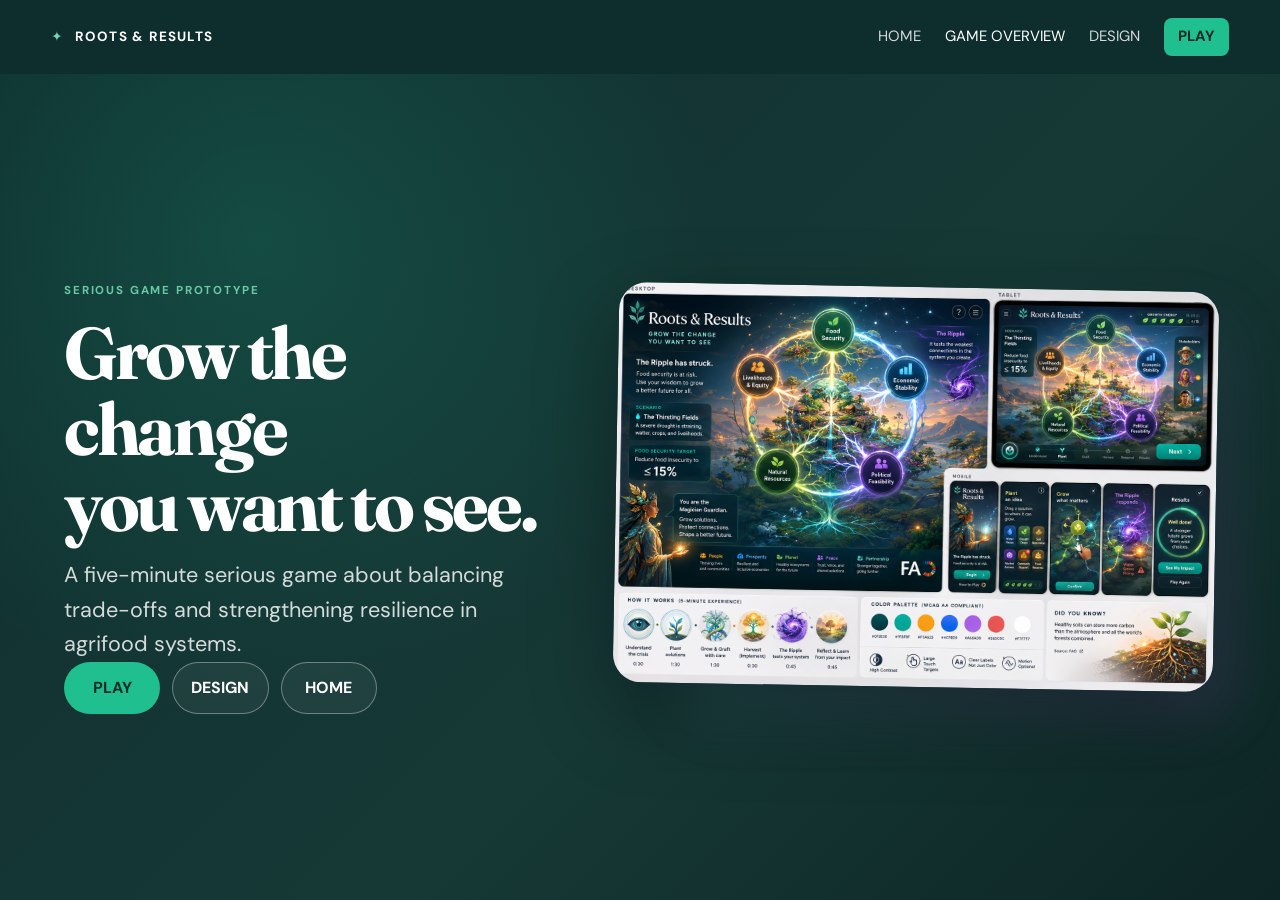
<file: index.html>
<!doctype html>
<html lang="en">
<head>
  <meta charset="utf-8">
  <meta name="viewport" content="width=device-width,initial-scale=1">
  <meta name="description" content="Roots & Results, a five-minute serious game prototype about systems thinking and agrifood policy.">
  <title>Roots & Results | Serious Game Prototype</title>
  <link rel="stylesheet" href="styles.css">
</head>
<body class="overview-page">
<a class="skip-link" href="#main">Skip to content</a>

<header class="site-header">
  <a class="brand" href="index.html" aria-label="Roots & Results home">
    <span class="brand-mark" aria-hidden="true">✦</span>
    <span>ROOTS &amp; RESULTS</span>
  </a>
  <button class="menu-toggle" aria-expanded="false" aria-controls="site-nav">Menu</button>
  <nav id="site-nav" class="site-nav" aria-label="Primary">
    <a href="https://lesleylearnification.github.io/Learnified-Games/">HOME</a>
    <a class="active" href="index.html">GAME OVERVIEW</a>
    <a href="design.html">DESIGN</a>
    <a class="nav-play" href="prototype/index.html">PLAY</a>
  </nav>
</header>

<main id="main">
  <section class="hero overview-hero">
    <div class="hero-copy">
      <p class="eyebrow">SERIOUS GAME PROTOTYPE</p>
      <h1>Grow the change<br>you want to see.</h1>
      <p class="lede">A five-minute serious game about balancing trade-offs and strengthening resilience in agrifood systems.</p>
      <div class="button-row">
        <a class="button button-primary" href="prototype/index.html">PLAY</a>
        <a class="button button-secondary" href="design.html">DESIGN</a>
        <a class="button button-secondary" href="https://lesleylearnification.github.io/Learnified-Games/">HOME</a>
      </div>

    </div>
    <div class="hero-art">
      <img src="assets/roots-results-concept.png" alt="Roots & Results concept board showing desktop, tablet and mobile game interfaces.">
    </div>
  </section>

</main>

<script src="script.js"></script>
</body>
</html>
</file>
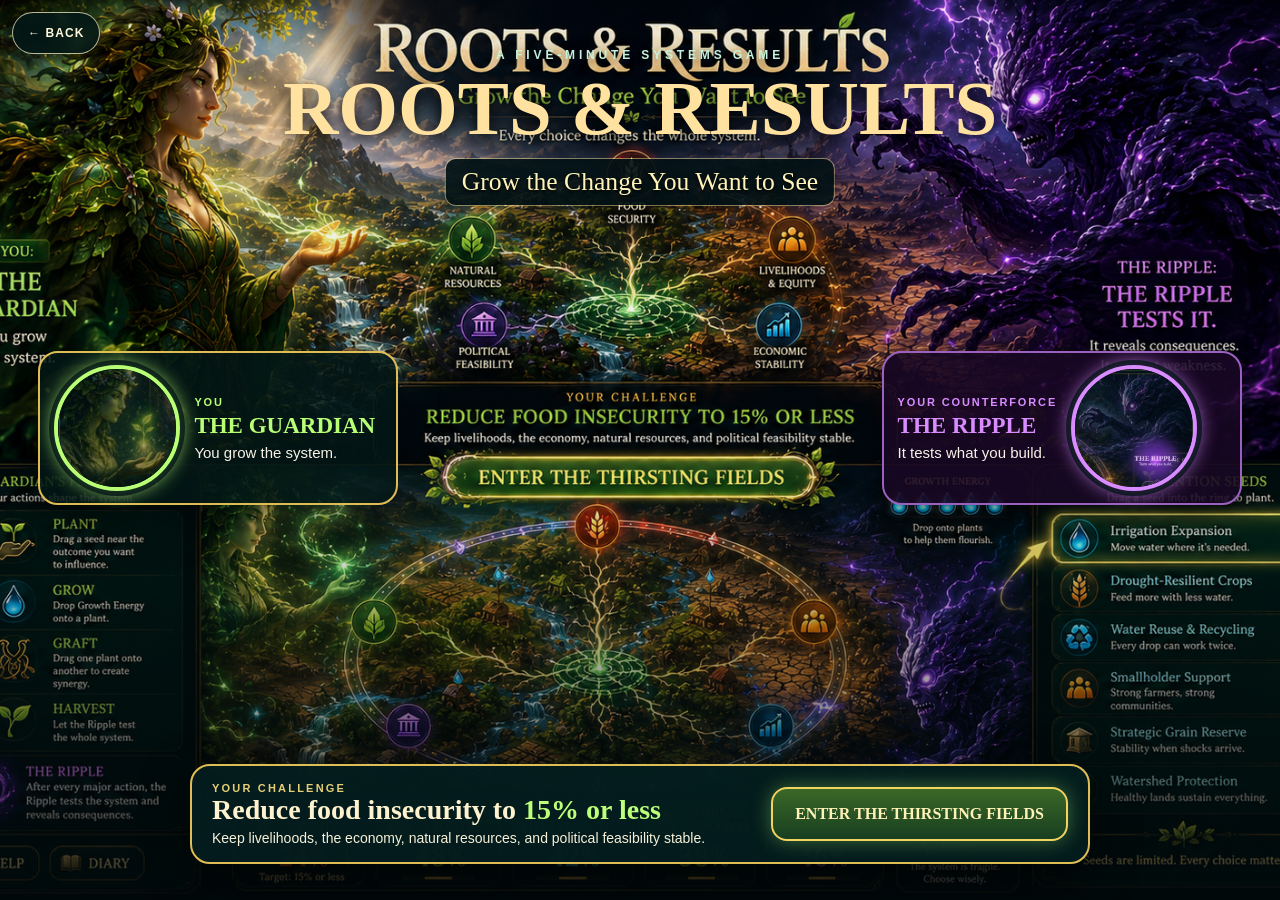
<file: prototype/index.html>
<!doctype html>
<html lang="en">
<head>
  <meta charset="utf-8">
  <meta name="viewport" content="width=device-width,initial-scale=1">
  <title>Roots & Results V18</title>
  <link rel="stylesheet" href="style.css">
</head>
<body>
  <a class="repo-back" href="../index.html" aria-label="Back to Roots &amp; Results repository">← BACK</a>
  <section id="intro" class="intro-screen">
    <img src="v6-cinematic-art.png" alt="" class="intro-bg">
    <div class="intro-overlay"></div>
    <div class="intro-title">
      <p>A FIVE-MINUTE SYSTEMS GAME</p>
      <h1>ROOTS &amp; RESULTS</h1>
      <h2>Grow the Change You Want to See</h2>
    </div>

    <div class="spirit-card guardian-card">
      <img src="guardian-reference.jpg" alt="The Guardian, a luminous botanical spirit">
      <div><small>YOU</small><strong>THE GUARDIAN</strong><span>You grow the system.</span></div>
    </div>

    <div class="spirit-card ripple-card">
      <div><small>YOUR COUNTERFORCE</small><strong>THE RIPPLE</strong><span>It tests what you build.</span></div>
      <img src="ripple-reference.jpg" alt="The Ripple, a purple celestial spirit">
    </div>

    <div class="intro-mission">
      <div>
        <small>YOUR CHALLENGE</small>
        <strong>Reduce food insecurity to <b>15% or less</b></strong>
        <span>Keep livelihoods, the economy, natural resources, and political feasibility stable.</span>
      </div>
      <button id="enterBtn" class="primary-cta">ENTER THE THIRSTING FIELDS</button>
    </div>
  </section>

  <section id="game" class="game-screen" hidden>
    <header class="game-header">
      <div class="brand"><b>ROOTS &amp; RESULTS</b><small>GROW THE CHANGE YOU WANT TO SEE</small></div>
      <h1>The Thirsting Fields</h1>
      <div class="top-metrics">
        <span>Food <b id="topFood">24%</b></span>
        <span>Equity <b id="topEquity">48%</b></span>
        <span>Economy <b id="topEcon">42%</b></span>
        <span>Nature <b id="topNature">38%</b></span>
        <span>Feasibility <b id="topSupport">46%</b></span>
      </div>
    </header>

    <main class="game-layout">
      <aside class="guide-panel">
        <h2>Guardian's Field Notes</h2>
        <ol>
          <li><b>PLANT</b><span>Drag a seed into the Living System.</span></li>
          <li><b>GROW</b><span>Drag Growth Energy onto a planted intervention.</span></li>
          <li><b>GRAFT</b><span>Drag one planted intervention onto another.</span></li>
          <li><b>HARVEST</b><span>Once all six are planted, test the whole system.</span></li>
        </ol>
        <div class="ripple-note"><b>THE RIPPLE</b><span>Every major choice reveals another consequence.</span></div>
        <div id="eventLog" class="event-log" aria-live="polite"></div>
      </aside>

      <section class="play-column">
        <div class="world-shell" id="worldShell">
          <img src="world-art.png" alt="" class="world-art">
          <div class="world-shade"></div>

          <div class="tutorial" id="tutorial"><b>THE GUARDIAN</b><span>The fields are thirsty. What will you grow first?</span></div>

          <div id="stage" class="stage" aria-label="Living System game board">
            <div class="metric food-node" data-metric="food"><b>FOOD</b><span id="foodNodeValue">24%</span><small>Insecurity</small></div>
            <div class="metric equity-node" data-metric="equity"><b>EQUITY</b><span id="equityNodeValue">48%</span><small>Livelihoods</small></div>
            <div class="metric econ-node" data-metric="econ"><b>ECONOMY</b><span id="econNodeValue">42%</span><small>Stability</small></div>
            <div class="metric nature-node" data-metric="nature"><b>NATURE</b><span id="natureNodeValue">38%</span><small>Resources</small></div>
            <div class="metric support-node" data-metric="support"><b>FEASIBILITY</b><span id="supportNodeValue">46%</span><small>Support</small></div>

            <svg id="connectionLayer" class="connection-layer" viewBox="0 0 1000 1000" aria-hidden="true"></svg>
            <div class="living-core">LIVING<br>SYSTEM</div>
            <div id="plantLayer" class="plant-layer"></div>
          </div>

          <div id="rippleBadge" class="ripple-badge"><b>THE RIPPLE</b><small>Tests what you build.</small></div>
        </div>

        <div class="action-zone" id="actionZone" aria-live="polite">
          <div id="progressAction" class="progress-action">
            <span>BUILD THE SYSTEM</span>
            <strong id="progressText">INTERVENTIONS 0/6</strong>
            <small>Plant all six interventions to unlock Harvest.</small>
          </div>
          <button id="harvestBtn" class="harvest-btn" type="button" hidden>
            <span>SYSTEM READY</span>
            <strong>HARVEST</strong>
            <small>Let the Ripple test your system</small>
          </button>
        </div>
      </section>

      <aside class="seed-panel">
        <h2>Intervention Seeds</h2>
        <p>What will you grow?</p>
        <div class="seed-area">
          <div id="seedList" class="seed-list"></div>
          <div class="energy-rail">
            <b>GROWTH<br>ENERGY</b>
            <div id="energyDrops"></div>
            <small>DRAG<br>TO GROW</small>
          </div>
        </div>
      </aside>
    </main>

    <footer class="game-footer">
      <div class="goal">GOAL <b>Food insecurity ≤ 15%</b><small>No supporting root may fall below 40.</small></div>
      <button id="resetBtn">RESET</button>
    </footer>
  </section>

  <section id="results" class="results-screen" hidden>
    <img src="results-cinematic.png" alt="" class="results-bg">
    <div class="results-overlay"></div>
    <div class="results-card">
      <p class="kicker">READ THE ROOTS</p>
      <h1 id="resultTitle">THE LIVING NETWORK</h1>
      <p id="resultSummary"></p>

      <div id="resultMetrics" class="result-metrics"></div>

      <section>
        <b>COMPARE YOUR CHOICES</b>
        <p id="compareText"></p>
      </section>
      <section>
        <b>TAKE ROOT</b>
        <p id="takeRootText"></p>
      </section>
      <section class="fao-section">
        <b>WHY THIS MATTERS</b>
        <p>Your choices changed more than one outcome at a time. Agrifood systems connect food security with livelihoods, economies, natural resources, and the ability to act. Strong policy looks for synergies while managing trade-offs.</p>
        <div class="four-betters"><span>BETTER PRODUCTION</span><span>BETTER NUTRITION</span><span>BETTER ENVIRONMENT</span><span>BETTER LIFE</span></div>
        <strong>LEAVING NO ONE BEHIND</strong>
      </section>
      <button id="replayBtn" class="primary-cta">GROW AGAIN</button>
    </div>
  </section>

  <div id="liveRegion" class="sr-only" aria-live="assertive"></div>
  <script src="game.js"></script>
</body>
</html>
</file>
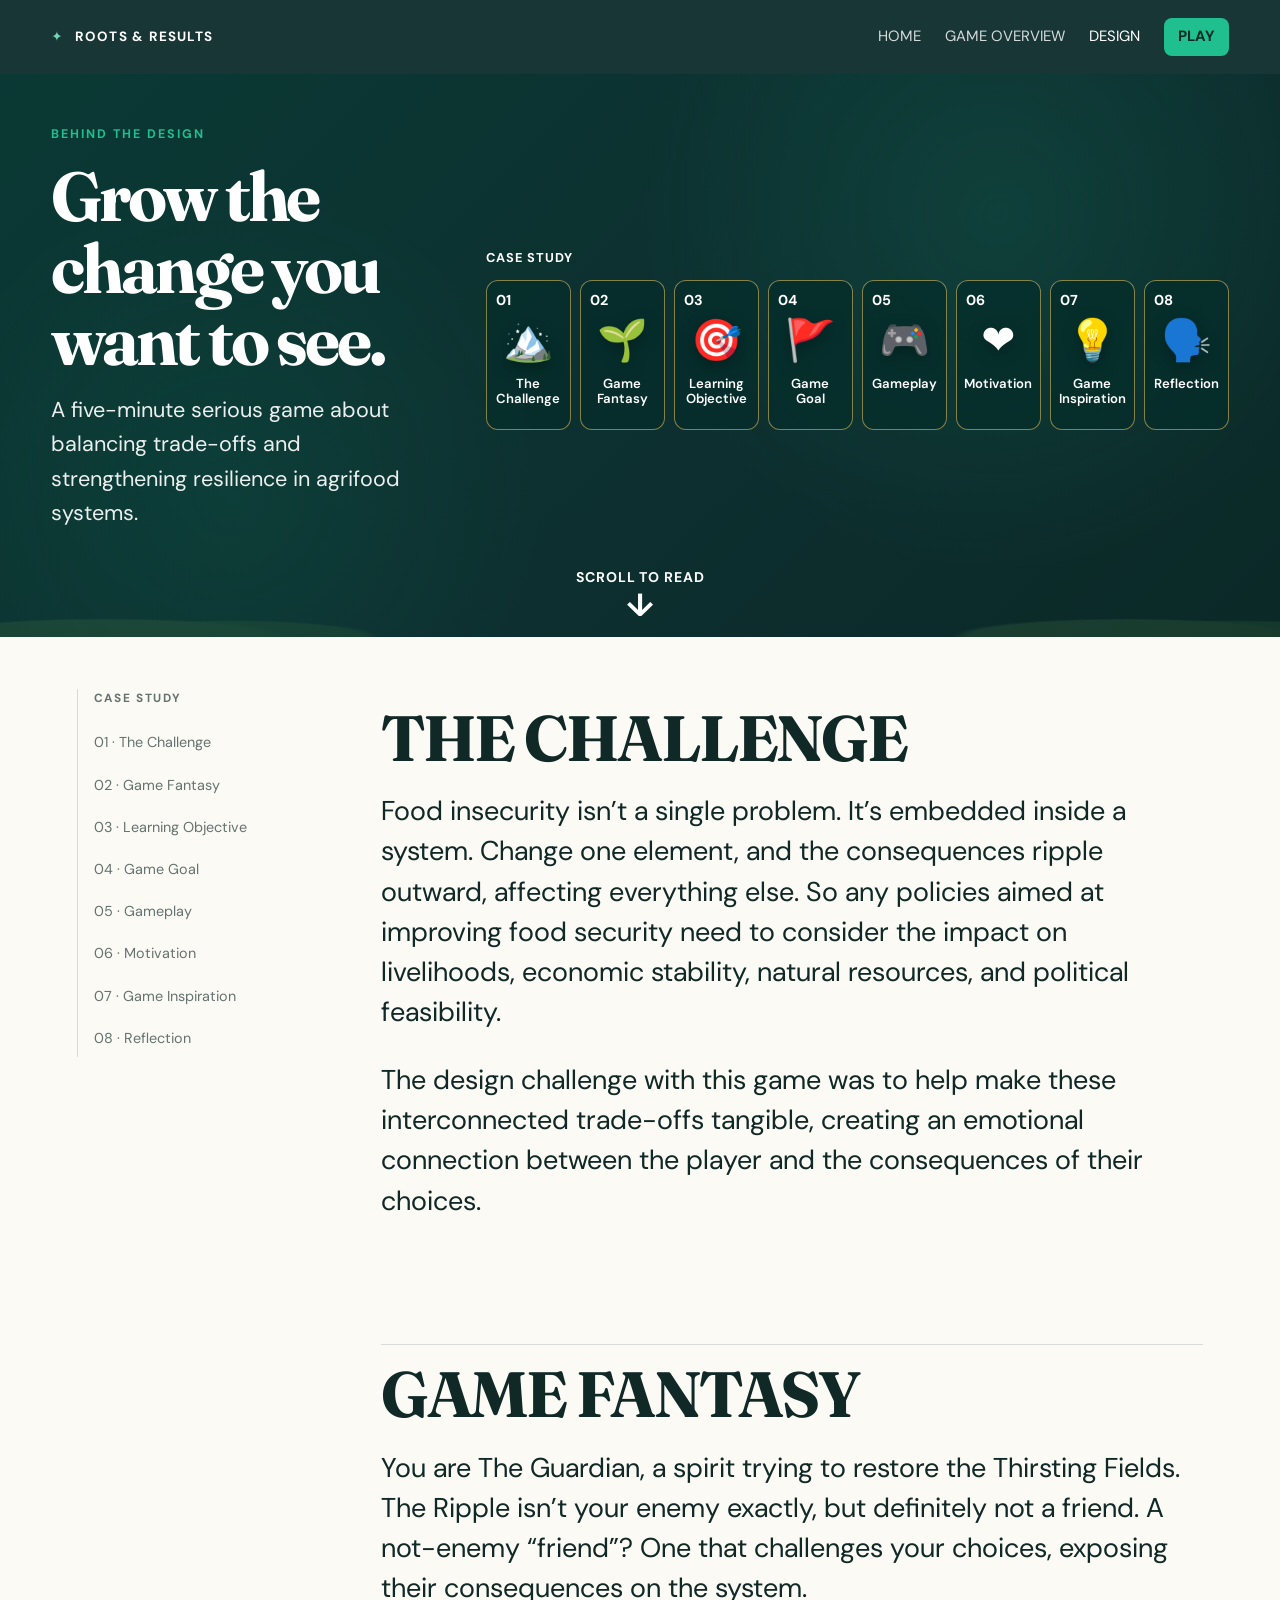
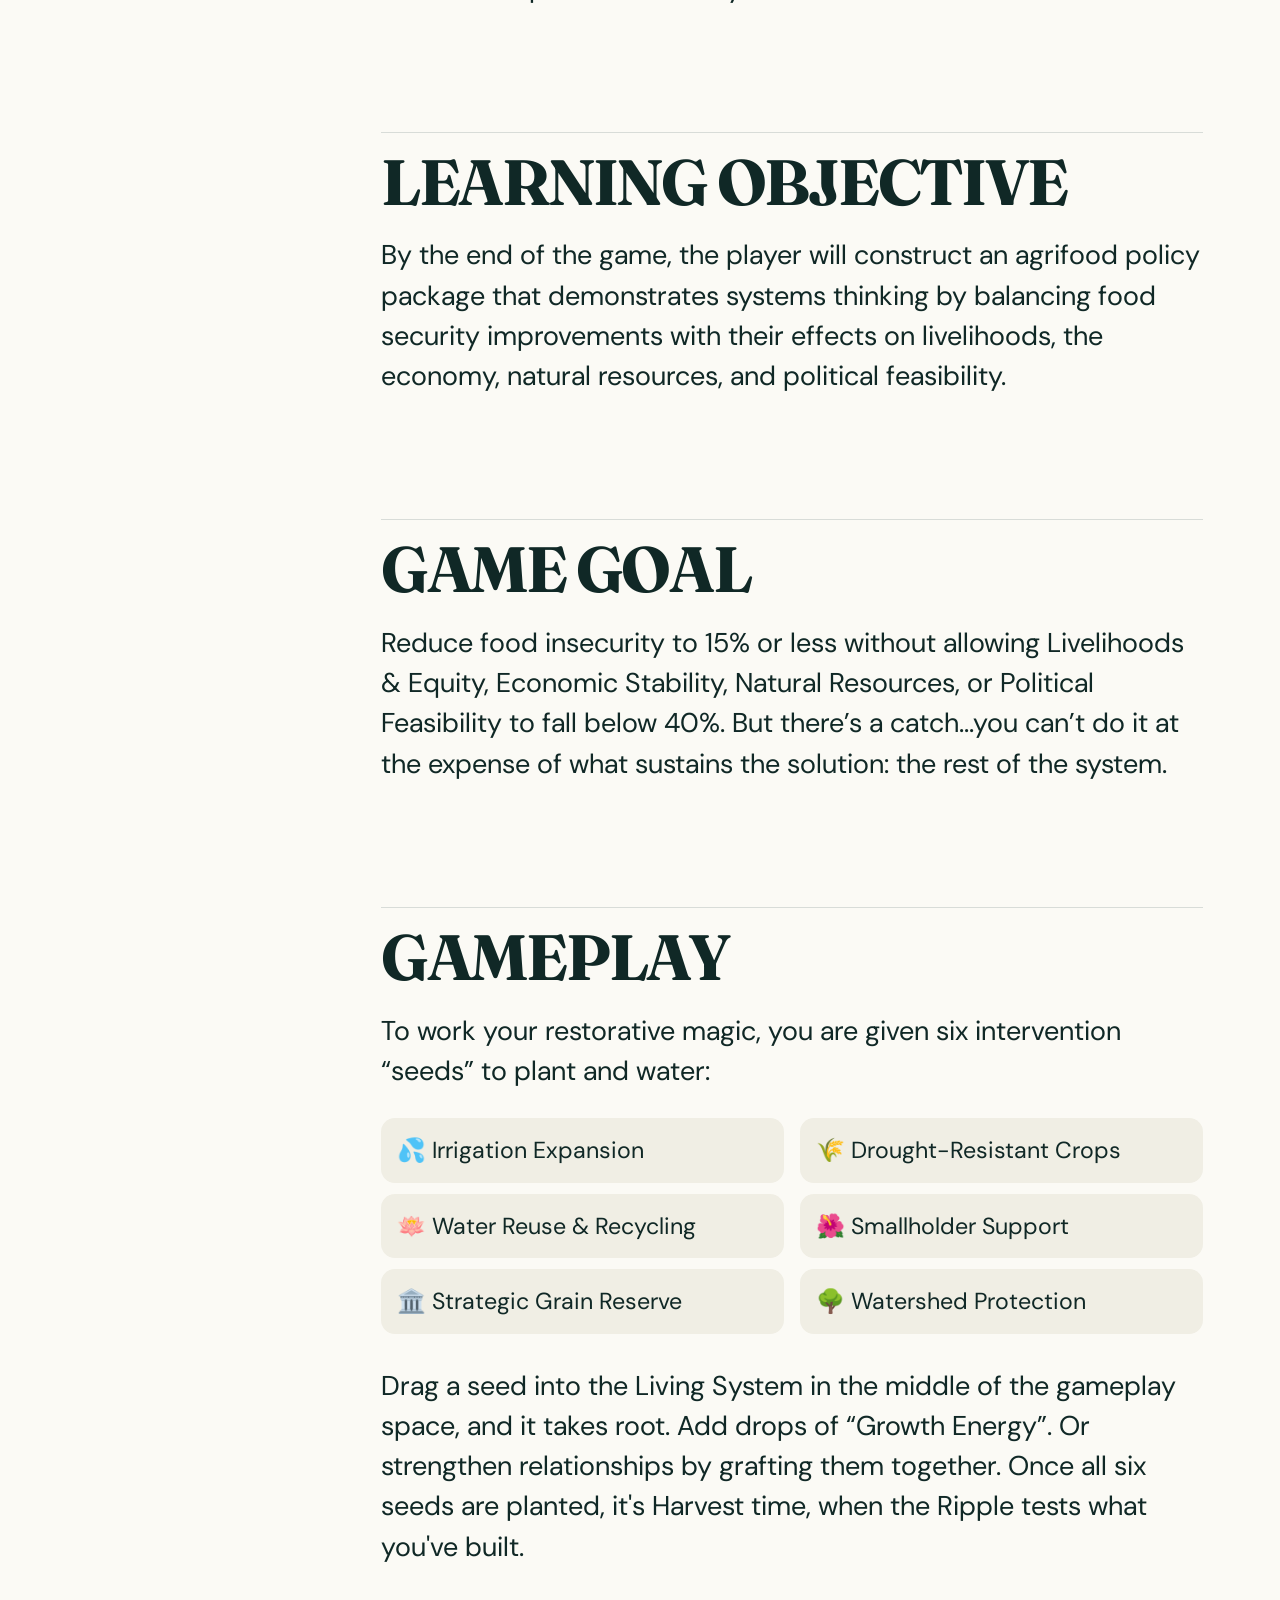
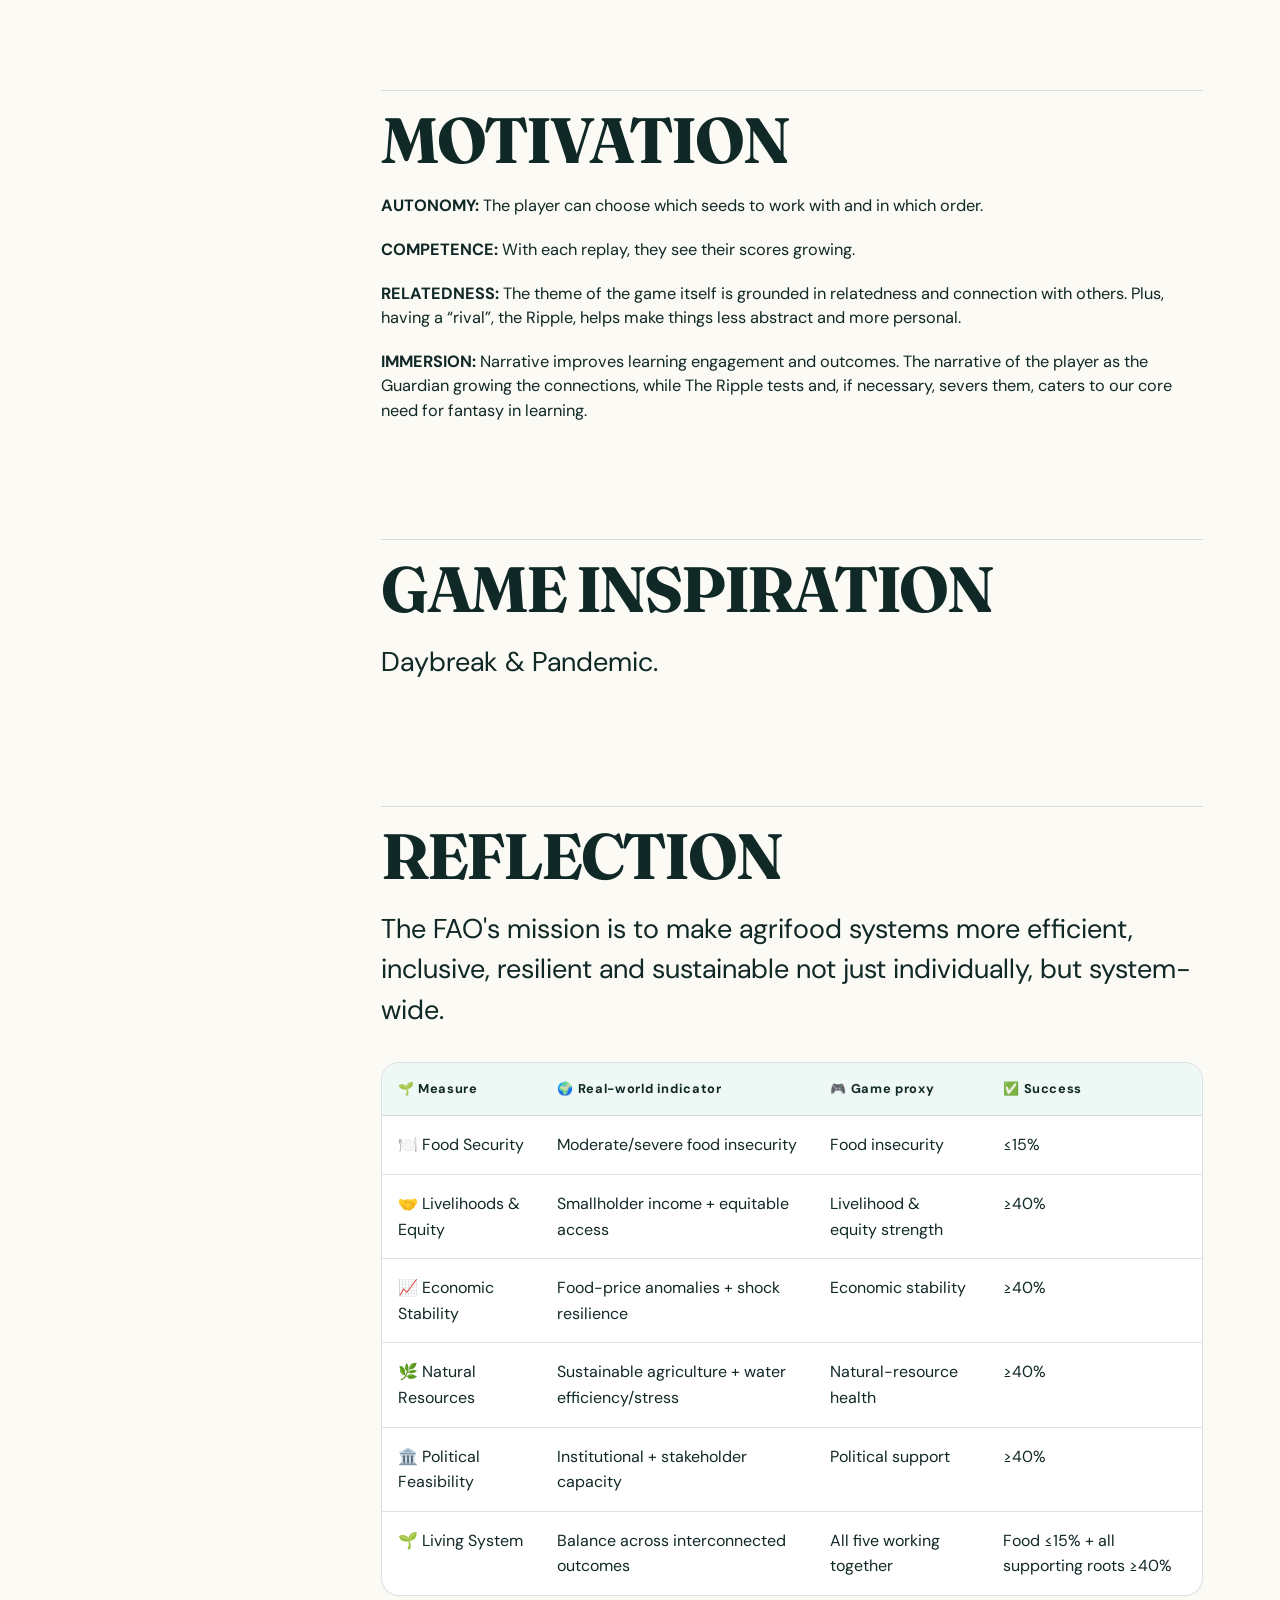
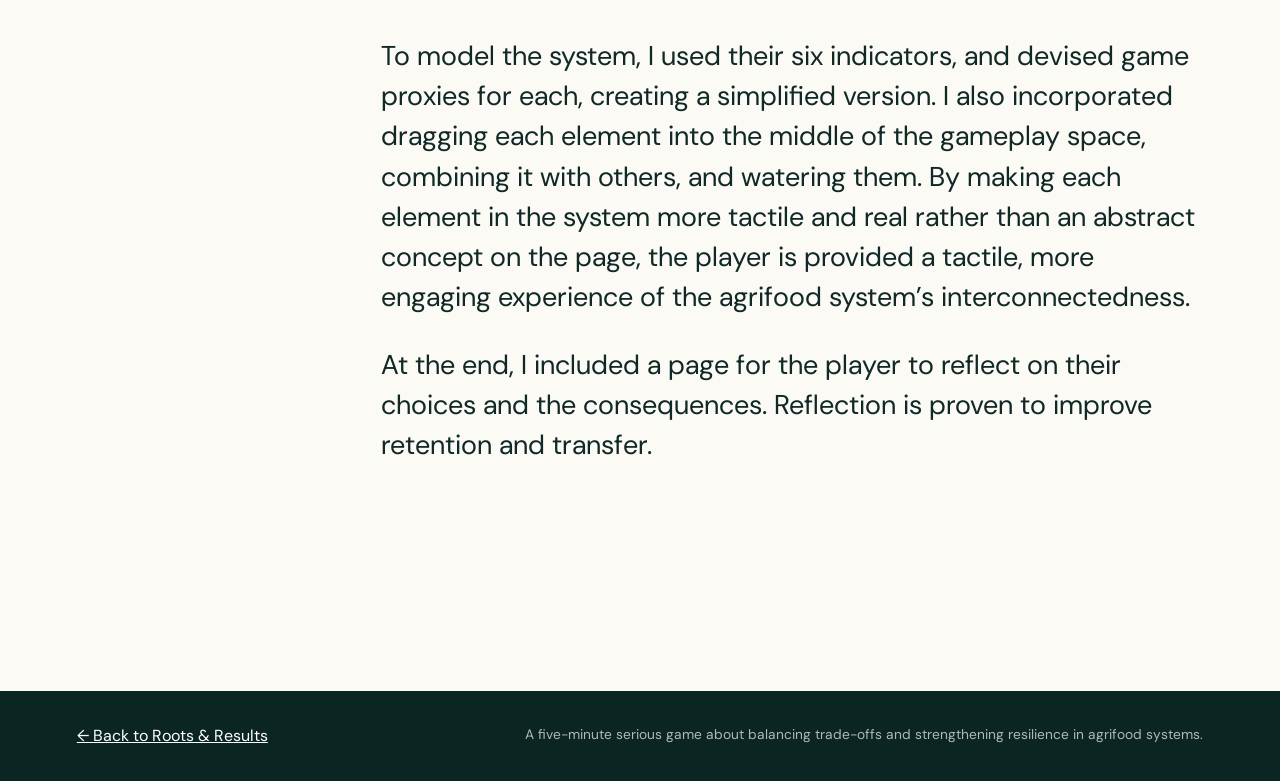
<file: design.html>
<!doctype html>
<html lang="en">
<head>
  <meta charset="utf-8">
  <meta name="viewport" content="width=device-width,initial-scale=1">
  <meta name="description" content="Behind the design of Roots & Results, a five-minute serious game about balancing trade-offs and strengthening resilience in agrifood systems.">
  <title>Behind the Design | Roots & Results</title>
  <link rel="stylesheet" href="styles.css">
</head>
<body>
<a class="skip-link" href="#main">Skip to content</a>
<header class="site-header">
  <a class="brand" href="index.html" aria-label="Roots & Results home"><span class="brand-mark" aria-hidden="true">✦</span><span>ROOTS &amp; RESULTS</span></a>
  <button class="menu-toggle" aria-expanded="false" aria-controls="site-nav">Menu</button>
  <nav id="site-nav" class="site-nav" aria-label="Primary">
    <a href="https://lesleylearnification.github.io/Learnified-Games/">HOME</a>
    <a href="index.html">GAME OVERVIEW</a><a class="active" href="design.html">DESIGN</a><a class="nav-play" href="prototype/index.html">PLAY</a>
  </nav>
</header>
<main id="main">
  <section class="design-landing-hero" aria-labelledby="design-title">
    <div class="design-hero-intro">
      <p class="eyebrow">BEHIND THE DESIGN</p>
      <h1 id="design-title">Grow the change you want to see.</h1>
      <p class="lede">A five-minute serious game about balancing trade-offs and strengthening resilience in agrifood systems.</p>
    </div>

    <nav class="design-case-menu" aria-label="Case study sections">
      <p class="card-label">CASE STUDY</p>
      <div class="design-case-cards">
        <a href="#challenge"><span class="case-number">01</span><span class="case-icon" aria-hidden="true">🏔️</span><span>The Challenge</span></a>
        <a href="#fantasy"><span class="case-number">02</span><span class="case-icon" aria-hidden="true">🌱</span><span>Game Fantasy</span></a>
        <a href="#objective"><span class="case-number">03</span><span class="case-icon" aria-hidden="true">🎯</span><span>Learning Objective</span></a>
        <a href="#goal"><span class="case-number">04</span><span class="case-icon" aria-hidden="true">🚩</span><span>Game Goal</span></a>
        <a href="#gameplay"><span class="case-number">05</span><span class="case-icon" aria-hidden="true">🎮</span><span>Gameplay</span></a>
        <a href="#motivation"><span class="case-number">06</span><span class="case-icon" aria-hidden="true">❤️</span><span>Motivation</span></a>
        <a href="#inspiration"><span class="case-number">07</span><span class="case-icon" aria-hidden="true">💡</span><span>Game Inspiration</span></a>
        <a href="#reflection"><span class="case-number">08</span><span class="case-icon" aria-hidden="true">🗣️</span><span>Reflection</span></a>
      </div>
    </nav>

    <a class="scroll-to-read" href="#challenge">SCROLL TO READ <span aria-hidden="true">↓</span></a>
  </section>

  <section class="section section-light">
    <div class="case-grid">
      <aside class="case-nav" aria-label="Case study sections">
        <p class="card-label">CASE STUDY</p>
        <a href="#challenge">01 · The Challenge</a>
        <a href="#fantasy">02 · Game Fantasy</a>
        <a href="#objective">03 · Learning Objective</a>
        <a href="#goal">04 · Game Goal</a>
        <a href="#gameplay">05 · Gameplay</a>
        <a href="#motivation">06 · Motivation</a>
        <a href="#inspiration">07 · Game Inspiration</a>
        <a href="#reflection">08 · Reflection</a>
      </aside>

      <div class="case-content">
        <section id="challenge" class="case-section">
          <h2>THE CHALLENGE</h2>
          <p class="big-copy">Food insecurity isn’t a single problem. It’s embedded inside a system. Change one element, and the consequences ripple outward, affecting everything else. So any policies aimed at improving food security need to consider the impact on livelihoods, economic stability, natural resources, and political feasibility.</p>
          <p class="big-copy">The design challenge with this game was to help make these interconnected trade-offs tangible, creating an emotional connection between the player and the consequences of their choices.</p>
        </section>

        <section id="fantasy" class="case-section">
          <h2>GAME FANTASY</h2>
          <p class="big-copy">You are The Guardian, a spirit trying to restore the Thirsting Fields. The Ripple isn’t your enemy exactly, but definitely not a friend. A not-enemy “friend”? One that challenges your choices, exposing their consequences on the system.</p>
        </section>

        <section id="objective" class="case-section">
          <h2>LEARNING OBJECTIVE</h2>
          <p class="big-copy">By the end of the game, the player will construct an agrifood policy package that demonstrates systems thinking by balancing food security improvements with their effects on livelihoods, the economy, natural resources, and political feasibility.</p>
        </section>

        <section id="goal" class="case-section">
          <h2>GAME GOAL</h2>
          <p class="big-copy">Reduce food insecurity to 15% or less without allowing Livelihoods &amp; Equity, Economic Stability, Natural Resources, or Political Feasibility to fall below 40%. But there’s a catch...you can’t do it at the expense of what sustains the solution: the rest of the system.</p>
        </section>

        <section id="gameplay" class="case-section">
          <h2>GAMEPLAY</h2>
          <p class="big-copy">To work your restorative magic, you are given six intervention “seeds” to plant and water:</p>
          <ul class="seed-list">
            <li>💦 Irrigation Expansion</li><li>🌾 Drought-Resistant Crops</li><li>🪷 Water Reuse &amp; Recycling</li><li>🌺 Smallholder Support</li><li>🏛️ Strategic Grain Reserve</li><li>🌳 Watershed Protection</li>
          </ul>
          <p class="big-copy">Drag a seed into the Living System in the middle of the gameplay space, and it takes root. Add drops of “Growth Energy”. Or strengthen relationships by grafting them together. Once all six seeds are planted, it's Harvest time, when the Ripple tests what you've built.</p>
        </section>

        <section id="motivation" class="case-section">
          <h2>MOTIVATION</h2>
          <div class="motivation-stack big-copy">
            <p><strong>AUTONOMY:</strong> The player can choose which seeds to work with and in which order.</p>
            <p><strong>COMPETENCE:</strong> With each replay, they see their scores growing.</p>
            <p><strong>RELATEDNESS:</strong> The theme of the game itself is grounded in relatedness and connection with others. Plus, having a “rival”, the Ripple, helps make things less abstract and more personal.</p>
            <p><strong>IMMERSION:</strong> Narrative improves learning engagement and outcomes. The narrative of the player as the Guardian growing the connections, while The Ripple tests and, if necessary, severs them, caters to our core need for fantasy in learning.</p>
          </div>
        </section>

        <section id="inspiration" class="case-section">
          <h2>GAME INSPIRATION</h2>
          <p class="big-copy">Daybreak &amp; Pandemic.</p>
        </section>

        <section id="reflection" class="case-section">
          <h2>REFLECTION</h2>
          <p class="big-copy">The FAO's mission is to make agrifood systems more efficient, inclusive, resilient and sustainable not just individually, but system-wide.</p>
          <div class="table-wrap" role="region" aria-label="Agrifood system indicators and game proxies" tabindex="0">
            <table class="reflection-table">
              <thead><tr><th>🌱 Measure</th><th>🌍 Real-world indicator</th><th>🎮 Game proxy</th><th>✅ Success</th></tr></thead>
              <tbody>
                <tr><td>🍽️ Food Security</td><td>Moderate/severe food insecurity</td><td>Food insecurity</td><td>≤15%</td></tr>
                <tr><td>🤝 Livelihoods &amp; Equity</td><td>Smallholder income + equitable access</td><td>Livelihood &amp; equity strength</td><td>≥40%</td></tr>
                <tr><td>📈 Economic Stability</td><td>Food-price anomalies + shock resilience</td><td>Economic stability</td><td>≥40%</td></tr>
                <tr><td>🌿 Natural Resources</td><td>Sustainable agriculture + water efficiency/stress</td><td>Natural-resource health</td><td>≥40%</td></tr>
                <tr><td>🏛️ Political Feasibility</td><td>Institutional + stakeholder capacity</td><td>Political support</td><td>≥40%</td></tr>
                <tr><td>🌱 Living System</td><td>Balance across interconnected outcomes</td><td>All five working together</td><td>Food ≤15% + all supporting roots ≥40%</td></tr>
              </tbody>
            </table>
          </div>
          <p class="big-copy">To model the system, I used their six indicators, and devised game proxies for each, creating a simplified version. I also incorporated dragging each element into the middle of the gameplay space, combining it with others, and watering them. By making each element in the system more tactile and real rather than an abstract concept on the page, the player is provided a tactile, more engaging experience of the agrifood system’s interconnectedness.</p>
          <p class="big-copy">At the end, I included a page for the player to reflect on their choices and the consequences. Reflection is proven to improve retention and transfer.</p>
        </section>
      </div>
    </div>
  </section>
</main>
<footer><a href="index.html">← Back to Roots &amp; Results</a><p>A five-minute serious game about balancing trade-offs and strengthening resilience in agrifood systems.</p></footer>
<script src="script.js"></script>
</body>
</html>
</file>
<file: styles.css>
@import url('https://fonts.googleapis.com/css2?family=DM+Sans:wght@400;500;600;700&family=Fraunces:opsz,wght@9..144,600;9..144,700&display=swap');

:root{
  --ink:#102826;
  --deep:#0f2e2e;
  --deep2:#173b38;
  --cream:#f4f1e7;
  --paper:#fbfaf5;
  --green:#1fbf8f;
  --green2:#74d7b2;
  --gold:#f5a623;
  --blue:#4c7bd9;
  --purple:#a66ad9;
  --teal:#2f9f9b;
  --muted:#64736f;
  --line:rgba(15,46,46,.15);
  --shadow:0 22px 60px rgba(12,38,36,.13);
  --radius:24px;
}

*{box-sizing:border-box}
html{scroll-behavior:smooth}
body{margin:0;background:var(--paper);color:var(--ink);font-family:"DM Sans",system-ui,sans-serif;line-height:1.6}
img{max-width:100%;display:block}
a{color:inherit}
h1,h2,h3,p{margin-top:0}
h1,h2{font-family:"Fraunces",Georgia,serif;line-height:1.04}
h1{font-size:clamp(3rem,7vw,6.6rem);letter-spacing:-.045em;margin-bottom:1.25rem}
h2{font-size:clamp(2.2rem,5vw,4rem);letter-spacing:-.035em;margin-bottom:1.25rem}
h3{line-height:1.2}
p{font-size:1.02rem}
.skip-link{position:absolute;left:-999px;top:auto}
.skip-link:focus{left:1rem;top:1rem;background:white;padding:.75rem 1rem;z-index:99}
.site-header{height:74px;display:flex;align-items:center;justify-content:space-between;padding:0 clamp(1rem,4vw,4rem);background:rgba(15,46,46,.96);color:white;position:sticky;top:0;z-index:50;backdrop-filter:blur(10px)}
.brand{display:flex;gap:.7rem;align-items:center;text-decoration:none;font-weight:700;letter-spacing:.09em;font-size:.84rem}
.brand-mark{color:var(--green2)}
.site-nav{display:flex;gap:1.5rem;align-items:center}
.site-nav a{text-decoration:none;color:rgba(255,255,255,.82);font-size:.93rem}
.site-nav a:hover,.site-nav .active{color:white}
.menu-toggle{display:none;background:transparent;color:white;border:1px solid rgba(255,255,255,.28);padding:.55rem .8rem;border-radius:999px}

.hero{min-height:calc(100vh - 74px);display:grid;grid-template-columns:minmax(0,.95fr) minmax(0,1.2fr);align-items:center;gap:clamp(2rem,6vw,6rem);padding:clamp(3rem,7vw,7rem) clamp(1.2rem,5vw,5rem);background:
radial-gradient(circle at 20% 20%,rgba(31,191,143,.18),transparent 38%),
linear-gradient(135deg,#0f2e2e,#163936 58%,#0d2524);color:white;overflow:hidden}
.hero-copy{max-width:720px}
.eyebrow{font-size:.78rem;letter-spacing:.16em;font-weight:700;color:var(--green);margin-bottom:1rem}
.hero .eyebrow,.section-dark .eyebrow,.design-hero .eyebrow{color:var(--green2)}
.lede{font-size:clamp(1.05rem,2vw,1.35rem);color:inherit;opacity:.82;max-width:720px}
.hero-art{position:relative}
.hero-art:before{content:"";position:absolute;inset:8% -3% -8% 10%;border-radius:40px;background:linear-gradient(135deg,rgba(31,191,143,.18),rgba(166,106,217,.18));filter:blur(25px)}
.hero-art img{position:relative;border-radius:28px;box-shadow:0 30px 80px rgba(0,0,0,.35);transform:rotate(1deg)}
.button-row{display:flex;gap:.8rem;flex-wrap:wrap;margin:2rem 0}
.button{display:inline-flex;align-items:center;justify-content:center;text-decoration:none;padding:.88rem 1.2rem;border-radius:999px;font-weight:700;min-height:48px}
.button-primary{background:var(--green);color:#092e27}
.button-secondary{border:1px solid rgba(255,255,255,.35);color:white;background:rgba(255,255,255,.05)}
.section-light .button-secondary{color:var(--ink);border-color:var(--line)}
.proof-strip{display:flex;gap:1rem;flex-wrap:wrap;font-size:.85rem;color:rgba(255,255,255,.72)}
.proof-strip span{padding:.4rem .7rem;border:1px solid rgba(255,255,255,.15);border-radius:999px}
.section{padding:clamp(4rem,8vw,8rem) clamp(1.2rem,6vw,6rem)}
.section-light{background:var(--paper)}
.section-dark{background:var(--deep);color:white}
.section-accent{background:#dff4eb}
.section-heading{max-width:820px;margin-bottom:3rem}
.two-col{display:grid;grid-template-columns:1.25fr .75fr;gap:clamp(2rem,6vw,6rem);align-items:start}
.big-copy{font-size:clamp(1.35rem,3vw,2rem);line-height:1.4}
.card{background:white;border:1px solid var(--line);padding:1.6rem;border-radius:var(--radius);box-shadow:var(--shadow)}
.card-label,.objective-card span{font-size:.74rem;letter-spacing:.14em;font-weight:700;color:var(--muted)}
.outcome-grid{display:grid;grid-template-columns:repeat(5,1fr);gap:1rem}
.outcome-grid article{border-top:1px solid rgba(255,255,255,.18);padding-top:1.4rem}
.outcome-grid p{font-size:.92rem;color:rgba(255,255,255,.7)}
.orb{display:inline-grid;place-items:center;width:44px;height:44px;border-radius:50%;font-weight:700;margin-bottom:1rem;color:#0d2a28}
.orb-green{background:#83e1b7}.orb-gold{background:#fac76d}.orb-blue{background:#9bb8f3}.orb-teal{background:#78d2ce}.orb-purple{background:#d2abe9}
.prototype-panel{display:grid;grid-template-columns:1fr 1fr;gap:clamp(2rem,6vw,6rem);align-items:center}
.prototype-stack{display:flex;flex-wrap:wrap;gap:.6rem;align-items:center;justify-content:center}
.prototype-stack span,.northstar-map span{background:white;padding:.75rem 1rem;border-radius:999px;box-shadow:0 8px 24px rgba(15,46,46,.08);font-weight:700;font-size:.9rem}
.prototype-stack b,.northstar-map i{font-style:normal;color:var(--green)}
.callout-section{text-align:center}
.centered{margin-inline:auto}
footer{padding:2rem clamp(1.2rem,6vw,6rem);background:#0b2523;color:rgba(255,255,255,.68);display:flex;justify-content:space-between;gap:1rem;flex-wrap:wrap}
footer p{font-size:.86rem;margin:0}
footer a{color:white}

/* Case study */
.design-hero{padding:clamp(5rem,10vw,10rem) clamp(1.2rem,6vw,6rem);background:
radial-gradient(circle at 75% 25%,rgba(166,106,217,.22),transparent 30%),
radial-gradient(circle at 25% 80%,rgba(31,191,143,.2),transparent 30%),
var(--deep);color:white}
.design-hero>div{max-width:1200px}
.design-hero h1{font-size:clamp(2.8rem,6vw,5.6rem);max-width:1100px}
.case-grid{display:grid;grid-template-columns:240px minmax(0,1fr);gap:clamp(2rem,5vw,5rem);max-width:1400px;margin:0 auto}
.case-nav{position:sticky;top:100px;align-self:start;display:flex;flex-direction:column;gap:.3rem;border-left:1px solid var(--line);padding-left:1rem}
.case-nav a{text-decoration:none;color:var(--muted);padding:.45rem 0;font-size:.9rem}
.case-nav a:hover{color:var(--ink)}
.case-content{min-width:0}
.case-section{padding:1rem 0 6rem;border-bottom:1px solid var(--line);scroll-margin-top:110px}
.case-section:last-child{border-bottom:0}
.objective-card{background:#eef8f4;border-left:5px solid var(--green);padding:1.4rem 1.5rem;border-radius:0 18px 18px 0;margin-top:2rem}
.objective-card p{font-size:1.18rem;margin:.7rem 0 0}
blockquote{margin:2rem 0;padding:1.5rem 0 1.5rem 1.5rem;border-left:4px solid var(--green);font-family:"Fraunces",serif;font-size:clamp(1.5rem,3vw,2.4rem);line-height:1.2}
.translation-flow{display:grid;gap:.45rem;max-width:760px}
.translation-flow article{display:flex;justify-content:space-between;gap:2rem;align-items:center;padding:1rem 1.2rem;background:white;border:1px solid var(--line);border-radius:16px}
.translation-flow small{font-weight:700;letter-spacing:.08em;color:var(--muted)}
.flow-arrow{text-align:center;font-size:1.5rem;color:var(--green)}
.loop-grid,.test-grid{display:grid;grid-template-columns:repeat(2,1fr);gap:1rem}
.loop-grid article,.test-grid article,.iteration-grid article{padding:1.4rem;border:1px solid var(--line);border-radius:20px;background:white}
.loop-grid span{color:var(--green);font-weight:700}
.loop-grid p,.test-grid p,.iteration-grid p{color:var(--muted);font-size:.95rem}
.iteration-grid{display:grid;grid-template-columns:repeat(3,1fr);gap:1rem}
.change-tag{display:inline-block;font-size:.72rem;letter-spacing:.12em;font-weight:700;color:#0c513f;background:#dff4eb;padding:.35rem .55rem;border-radius:999px;margin-bottom:1rem}
.question-stack{display:grid;gap:.6rem;margin-top:2rem}
.question-stack p{margin:0;padding:1rem 1.2rem;background:#f0eee4;border-radius:16px;font-weight:600}
.northstar{background:linear-gradient(180deg,transparent,#e7f7f1 80%);margin-inline:-2rem;padding-inline:2rem;border-radius:30px}
.northstar-map{display:flex;flex-wrap:wrap;gap:.5rem;align-items:center;margin-top:2rem}

@media (max-width:1050px){
  .hero{grid-template-columns:1fr;min-height:auto}
  .hero-art{max-width:900px}
  .outcome-grid{grid-template-columns:repeat(3,1fr)}
  .prototype-panel{grid-template-columns:1fr}
  .case-grid{grid-template-columns:1fr}
  .case-nav{position:static;display:grid;grid-template-columns:repeat(2,1fr);border-left:0;border-bottom:1px solid var(--line);padding:0 0 1.5rem}
  .case-nav .card-label{grid-column:1/-1}
}

@media (max-width:720px){
  .site-header{height:auto;min-height:68px;flex-wrap:wrap;padding-block:.8rem}
  .menu-toggle{display:block}
  .site-nav{display:none;flex-basis:100%;flex-direction:column;align-items:stretch;padding:1rem 0 .3rem;gap:.2rem}
  .site-nav.open{display:flex}
  .site-nav a{padding:.6rem 0}
  .hero{padding-top:3.2rem}
  .hero h1{font-size:clamp(3rem,16vw,4.8rem)}
  .two-col,.loop-grid,.test-grid,.iteration-grid{grid-template-columns:1fr}
  .outcome-grid{grid-template-columns:1fr 1fr}
  .translation-flow article{flex-direction:column;align-items:flex-start;gap:.25rem}
  .case-nav{grid-template-columns:1fr}
  .northstar{margin-inline:-.5rem;padding-inline:1rem}
  footer{flex-direction:column}
}

@media (max-width:440px){
  .outcome-grid{grid-template-columns:1fr}
  .button-row{flex-direction:column}
  .button{width:100%}
  .hero-art img{border-radius:18px}
}

/* V1.1 overview simplification */
.overview-page{background:var(--deep);overflow-x:hidden}
.overview-page main{min-height:calc(100vh - 74px)}
.overview-hero{
  min-height:calc(100vh - 74px);
  padding-top:clamp(2rem,5vh,4rem);
  padding-bottom:clamp(2rem,5vh,4rem);
}
@media (min-width:1051px){
  .overview-page{overflow-y:hidden}
  .overview-hero{height:calc(100vh - 74px);min-height:0}
}
@media (max-width:1050px){
  .overview-hero{min-height:calc(100vh - 74px)}
}


/* V1.2 Behind the Design landing */
.design-landing-hero{min-height:calc(100vh - 74px);}
.design-landing-hero h1{font-size:clamp(2.4rem,4.8vw,4.9rem);max-width:900px;}
@media (max-width:1050px){.design-landing-hero{min-height:auto;}}

/* V1.4 approved case study */
.case-section h2{font-size:clamp(2.2rem,5vw,4rem)}
.case-section .big-copy{font-size:clamp(1.2rem,2.2vw,1.7rem);line-height:1.48}
.seed-list{list-style:none;padding:0;margin:1.25rem 0 2rem;display:grid;grid-template-columns:repeat(2,minmax(0,1fr));gap:.7rem 1rem;font-size:clamp(1.15rem,2vw,1.45rem)}
.seed-list li{padding:.85rem 1rem;background:#f0eee4;border-radius:14px}
.motivation-stack p{margin-bottom:1.25rem}
.table-wrap{overflow-x:auto;margin:2rem 0 2.5rem;border:1px solid var(--line);border-radius:18px;background:white}
.reflection-table{width:100%;border-collapse:collapse;min-width:760px}
.reflection-table th,.reflection-table td{text-align:left;vertical-align:top;padding:1rem;border-bottom:1px solid var(--line)}
.reflection-table th{font-size:.8rem;letter-spacing:.05em;background:#eef8f4}
.reflection-table tr:last-child td{border-bottom:0}
@media(max-width:720px){.seed-list{grid-template-columns:1fr}}


/* V1.7 portfolio navigation + streamlined overview */
.overview-page .eyebrow{font-size:.72rem;opacity:.9}
.overview-page .button-row{flex-wrap:nowrap;gap:.75rem}
.overview-page .button{min-width:96px;padding:.78rem 1.15rem}
.site-nav .nav-play{padding:.45rem .9rem;border-radius:8px;background:var(--green);color:#082a24;font-weight:700}
@media (max-width:440px){.overview-page .button-row{flex-direction:row}.overview-page .button{width:auto;flex:1;min-width:82px;padding-inline:.7rem}}

/* V1.8 DESIGN PAGE: menu above the fold, accessible scroll cue, approved content below unchanged */
.design-landing-hero{
  position:relative;
  display:grid;
  grid-template-columns:minmax(300px,.8fr) minmax(640px,1.55fr);
  gap:clamp(2rem,4vw,4.5rem);
  align-items:center;
  min-height:390px;
  padding:clamp(2.2rem,4vw,3.8rem) clamp(1.2rem,4vw,4rem) 5.3rem;
  background:
    radial-gradient(circle at 78% 25%,rgba(31,191,143,.12),transparent 33%),
    radial-gradient(circle at 18% 75%,rgba(31,191,143,.08),transparent 28%),
    linear-gradient(135deg,#0a3934 0%,#0d2f2f 58%,#0a2927 100%);
  color:white;
  overflow:hidden;
}
.design-landing-hero:after{
  content:"";
  position:absolute;
  inset:auto 0 0;
  height:120px;
  pointer-events:none;
  opacity:.22;
  background:
    radial-gradient(ellipse at 8% 100%,#4b7c45 0 10%,transparent 11%),
    radial-gradient(ellipse at 18% 100%,#396d3e 0 9%,transparent 10%),
    radial-gradient(ellipse at 88% 100%,#4b7c45 0 10%,transparent 11%),
    radial-gradient(ellipse at 96% 100%,#396d3e 0 9%,transparent 10%);
}
.design-hero-intro{position:relative;z-index:1;align-self:center;max-width:580px}
.design-landing-hero h1{font-size:clamp(3rem,5.4vw,5.7rem);max-width:620px;margin-bottom:1rem}
.design-landing-hero .lede{max-width:590px;color:white;opacity:.92}
.design-case-menu{position:relative;z-index:1;min-width:0}
.design-case-menu .card-label{margin:0 0 .7rem;color:#fff;font-size:.8rem;letter-spacing:.08em;font-weight:700}
.design-case-cards{display:grid;grid-template-columns:repeat(8,minmax(0,1fr));gap:.55rem}
.design-case-cards a{
  min-height:150px;
  padding:.75rem .6rem .85rem;
  border:1px solid rgba(225,192,98,.58);
  border-radius:12px;
  background:rgba(5,45,42,.74);
  color:#fff;
  text-decoration:none;
  display:flex;
  flex-direction:column;
  align-items:center;
  justify-content:flex-start;
  text-align:center;
  transition:transform .16s ease,border-color .16s ease,background .16s ease;
}
.design-case-cards a:hover,.design-case-cards a:focus-visible{transform:translateY(-3px);border-color:#8ce8c6;background:rgba(7,61,55,.96);outline:3px solid rgba(140,232,198,.32);outline-offset:2px}
.case-number{align-self:flex-start;font-weight:700;font-size:.9rem;line-height:1}
.case-icon{font-size:2.55rem;line-height:1.15;margin:.65rem 0 .7rem;filter:drop-shadow(0 5px 8px rgba(0,0,0,.28))}
.design-case-cards a>span:last-child{font-size:.82rem;font-weight:600;line-height:1.18}
.scroll-to-read{
  position:absolute;
  z-index:2;
  left:50%;
  bottom:1rem;
  transform:translateX(-50%);
  display:flex;
  flex-direction:column;
  align-items:center;
  gap:.05rem;
  color:#fff;
  text-decoration:none;
  font-size:.88rem;
  font-weight:700;
  letter-spacing:.06em;
}
.scroll-to-read span{font-size:2rem;line-height:1}
.scroll-to-read:hover,.scroll-to-read:focus-visible{text-decoration:underline;outline:3px solid #fff;outline-offset:5px;border-radius:4px}

/* Preserve the approved cream case-study reading area immediately below the green hero. */
.design-landing-hero + .section-light{padding-top:clamp(2.4rem,4vw,4rem)}

@media(max-width:1180px){
  .design-landing-hero{grid-template-columns:1fr;min-height:auto;padding-bottom:5.3rem}
  .design-case-cards{grid-template-columns:repeat(4,minmax(120px,1fr))}
  .design-case-cards a{min-height:132px}
}
@media(max-width:720px){
  .design-landing-hero{padding-top:2.2rem}
  .design-case-cards{grid-template-columns:repeat(2,minmax(0,1fr))}
  .design-case-cards a{min-height:120px}
  .case-icon{font-size:2.2rem;margin:.45rem 0 .55rem}
}

/* V1.11 overview button-row alignment: button bottoms align with concept-art bottom on desktop */
@media (min-width:1051px){
  .overview-page .button-row{
    transform:translateY(-3.25rem);
  }
}

/* V1.12 approved overview typography adjustment. V1.11 button position remains locked. */
@media (min-width:1051px){
  .overview-page .hero h1{
    font-size:clamp(3rem,6.35vw,6rem);
  }
  .overview-page .lede{
    transform:translateY(-.35rem);
  }
}

/* V1.13 desktop hero composition: one vertical stack aligned to concept-art bottom */
@media (min-width:1051px){
  .overview-page .hero-copy{
    display:flex;
    flex-direction:column;
  }
  .overview-page .hero h1{
    font-size:clamp(3rem,5.7vw,5.45rem);
    margin-bottom:.9rem;
  }
  .overview-page .lede{
    transform:none;
    margin-bottom:0;
  }
  .overview-page .button-row{
    transform:none;
    margin:1.15rem 0 0;
    margin-top:auto;
  }
}
</file>
<file: prototype/style.css>
*{box-sizing:border-box}
:root{--bg:#06151c;--panel:#0a252d;--gold:#dfbd55;--cream:#fff1bd;--green:#a9ef72;--teal:#64ded0;--purple:#cb88ff;--blue:#69c6ff;--orange:#ffac59}
html,body{margin:0;min-height:100%;background:var(--bg);color:#f7f1d9;font-family:Georgia,serif}
button{font:inherit}
button:focus-visible,[tabindex]:focus-visible{outline:4px solid #fff3a5;outline-offset:4px}
[hidden]{display:none!important}

/* INTRO */
.intro-screen{position:fixed;inset:0;z-index:1000;overflow:hidden;background:#020d12}
.intro-bg{position:absolute;inset:0;width:100%;height:100%;object-fit:cover}
.intro-overlay{position:absolute;inset:0;background:linear-gradient(180deg,rgba(1,8,10,.05),rgba(1,8,10,.05) 55%,rgba(1,8,10,.76))}
.intro-title{position:absolute;z-index:2;top:4%;left:50%;transform:translateX(-50%);width:78%;text-align:center;text-shadow:0 3px 16px #000}
.intro-title p{font:700 12px Arial;letter-spacing:.32em;color:#c6f2db}
.intro-title h1{font-size:clamp(50px,6vw,82px);line-height:.9;margin:8px;color:#ffe1a0}
.intro-title h2{display:inline-block;margin:8px;padding:8px 16px;border-radius:10px;background:rgba(2,17,20,.9);color:#fff4b8;font-size:clamp(21px,2vw,30px);font-weight:normal;text-shadow:0 2px 3px #000;box-shadow:0 0 0 1px rgba(255,238,160,.45)}
.spirit-card{position:absolute;z-index:3;top:39%;display:flex;align-items:center;gap:14px;width:360px;min-height:150px;padding:12px 14px;border-radius:20px;background:rgba(3,23,22,.86);border:2px solid var(--gold);box-shadow:0 16px 42px rgba(0,0,0,.45)}
.guardian-card{left:3%}.ripple-card{right:3%;background:rgba(25,7,36,.88);border-color:#9b61be}
.spirit-card img{width:126px;height:126px;object-fit:cover;border-radius:50%;border:4px solid currentColor;box-shadow:0 0 0 5px rgba(2,18,20,.76),0 0 20px currentColor}
.guardian-card{color:#b8ff76}.ripple-card{color:#d88cff}
.spirit-card small,.spirit-card strong,.spirit-card span{display:block}.spirit-card small{font:700 11px Arial;letter-spacing:.17em}.spirit-card strong{font-size:23px;margin:5px 0}.spirit-card span{font:15px Arial;color:#f7f2e7}
.intro-mission{position:absolute;z-index:4;left:50%;bottom:4%;transform:translateX(-50%);width:min(900px,92%);display:grid;grid-template-columns:1fr auto;gap:20px;align-items:center;padding:16px 20px;border:2px solid var(--gold);border-radius:20px;background:rgba(4,29,30,.96);box-shadow:0 15px 45px #0009}
.intro-mission small,.intro-mission strong,.intro-mission span{display:block}.intro-mission small{font:700 11px Arial;letter-spacing:.2em;color:#e8cf76}.intro-mission strong{font-size:28px;color:#fff2cf}.intro-mission strong b{color:#bdff78}.intro-mission span{font:14px Arial;margin-top:4px}
.primary-cta{min-height:54px;padding:12px 22px;border:2px solid #f1d45f;border-radius:16px;background:linear-gradient(#3b6827,#173e20);color:#fff2b7;font-weight:700;cursor:pointer;box-shadow:0 0 20px #9dec6666}
#enterBtn{animation:enterPulse 1.3s ease-in-out infinite}@keyframes enterPulse{50%{transform:scale(1.04);filter:brightness(1.18)}}

/* GAME FRAME */
.game-screen{min-height:100vh;background:#06151c}
.game-header{height:82px;display:grid;grid-template-columns:1fr auto 1.4fr;align-items:center;padding:10px 18px;background:#061820;border-bottom:1px solid #846e35}
.brand b{display:block;font-size:24px;color:#ffe19a}.brand small{font:9px Arial;letter-spacing:1.5px;color:#c6d9cd}
.game-header h1{font-size:23px;margin:0}
.top-metrics{display:flex;justify-content:flex-end;gap:16px;font:11px Arial}.top-metrics span{text-align:center}.top-metrics b{display:block;color:#73e2d4;font-size:18px;margin-top:3px}
.game-layout{height:calc(100vh - 172px);min-height:590px;display:grid;grid-template-columns:220px minmax(0,1fr) 270px;gap:10px;padding:10px}
.guide-panel,.seed-panel{background:rgba(9,36,43,.95);border:1px solid #716032;border-radius:18px;padding:14px;overflow:hidden}
.guide-panel h2,.seed-panel h2{font-size:18px;margin:0 0 8px;color:#ffe39a}
.guide-panel ol{margin:0;padding:0;list-style:none;counter-reset:s}
.guide-panel li{position:relative;padding:9px 4px 9px 38px;border-bottom:1px solid #ffffff12}.guide-panel li:before{counter-increment:s;content:counter(s);position:absolute;left:3px;top:8px;width:25px;height:25px;border:1px solid #b3d868;border-radius:50%;display:grid;place-items:center;color:#efd96e}
.guide-panel li b{display:block;color:#d8f79a;font-size:13px}.guide-panel li span{display:block;font:11px/1.35 Arial;color:#edf1e9;margin-top:2px}
.ripple-note{margin-top:12px;padding:10px;border:1px solid #755093;border-radius:12px;background:#190e23}.ripple-note b{display:block;color:#dba8ff}.ripple-note span{font:11px/1.35 Arial}
.event-log{margin-top:12px;font:10px/1.35 Arial;max-height:190px;overflow:auto}.log-item{padding:7px;margin:5px 0;background:#0b3036;border-left:3px solid #dbba55}
.play-column{min-width:0;display:grid;grid-template-rows:minmax(0,1fr) 104px;gap:8px}
.world-shell{position:relative;min-height:0;overflow:hidden;border-radius:20px;border:1px solid #776432;background:#09252c}
.world-art{position:absolute;inset:-8%;width:116%;height:116%;object-fit:cover;object-position:center 56%;opacity:.75;filter:saturate(1.08) brightness(.9)}
.world-shade{position:absolute;inset:0;background:radial-gradient(circle at 50% 50%,rgba(0,30,28,.03),rgba(2,18,23,.28) 76%)}
.tutorial{position:absolute;z-index:30;left:16px;top:16px;width:280px;padding:9px 14px;border:1px solid #d5ae4d;border-radius:13px;background:rgba(6,34,39,.93)}.tutorial b{display:block;color:#b7ef83}.tutorial span{font:11px Arial}
.ripple-badge{position:absolute;z-index:30;right:16px;top:16px;width:135px;padding:10px;border-radius:15px;background:rgba(29,11,45,.86);border:1px solid #9d62bf;text-align:center}.ripple-badge b{display:block;color:#e0b2ff}.ripple-badge small{font:9px Arial;color:#eee4f5}

/* FIXED GAME STAGE: NOTHING INSIDE CAN ALTER ITS GEOMETRY */
.stage{position:absolute;z-index:10;left:50%;top:52%;transform:translate(-50%,-50%);width:min(64vh,520px);height:min(64vh,520px);aspect-ratio:1/1;border:3px solid #dabb59;border-radius:50%;box-shadow:0 0 24px #d8bd5866,inset 0 0 55px #5ddbc733;background:radial-gradient(circle,rgba(9,67,56,.16),rgba(4,27,34,.26));contain:layout paint}
.stage:after{content:"";position:absolute;inset:11%;border:1px dashed #80d9c566;border-radius:50%}
.living-core{position:absolute;z-index:10;left:50%;top:50%;transform:translate(-50%,-50%);width:90px;height:90px;border-radius:50%;display:grid;place-items:center;text-align:center;background:#0a4a48dd;border:2px solid #92e8c5;box-shadow:0 0 25px #6be1b2;font:bold 11px Arial}
.metric{position:absolute;z-index:30;width:82px;height:82px;border-radius:50%;display:flex;flex-direction:column;align-items:center;justify-content:center;text-align:center;background:#082630e9;border:3px solid currentColor;box-shadow:0 0 0 4px rgba(1,15,20,.72),0 0 22px currentColor;font:10px Arial}
.metric b{font-size:11px}.metric span{font-size:18px;font-weight:700}.metric small{font-size:8px}.food-node{color:#ff8c5d;left:50%;top:0;transform:translate(-50%,-45%)}.equity-node{color:#ffb35b;right:-4%;top:33%}.econ-node{color:#67bdff;right:10%;bottom:-3%}.nature-node{color:#63dfcb;left:10%;bottom:-3%}.support-node{color:#cf8cff;left:-4%;top:33%}
.metric.danger{animation:metricWarn .7s ease-in-out infinite alternate}@keyframes metricWarn{to{filter:brightness(1.3);box-shadow:0 0 0 4px rgba(1,15,20,.72),0 0 34px currentColor}}
.metric.critical{border-style:dashed}
.connection-layer{position:absolute;inset:0;width:100%;height:100%;z-index:5;pointer-events:none}
.plant-layer{position:absolute;inset:0;z-index:20}
.plant{position:absolute;transform:translate(-50%,-50%);border-radius:50%;display:flex;flex-direction:column;align-items:center;justify-content:center;text-align:center;border:1px solid var(--c);background:radial-gradient(circle,rgba(8,61,49,.66),rgba(4,25,28,.25) 68%,transparent 71%);box-shadow:0 0 18px var(--c);cursor:grab;touch-action:none;user-select:none}
.plant .icon{font-size:38px;filter:drop-shadow(0 0 8px var(--c))}.plant b{font-size:10px;max-width:105px;text-shadow:0 2px 4px #001014}.plant.grafted{border-width:4px;border-style:double}
.connection{stroke:#91f1ca;stroke-width:6;filter:drop-shadow(0 0 5px #91f1ca);opacity:.8}
.consequence-line{stroke:#fff0a0;stroke-width:7;stroke-linecap:round;stroke-dasharray:10 12;animation:dash .55s linear infinite;filter:drop-shadow(0 0 6px #fff0a0)}@keyframes dash{to{stroke-dashoffset:-22}}
.consequence-bubble{position:absolute;z-index:80;padding:6px 9px;border-radius:10px;background:#061e25f2;border:1px solid #d3bc5a;color:#fff5d2;font:10px Arial;pointer-events:none}

/* PERMANENT RESERVED ACTION ZONE */
.action-zone{position:relative;display:grid;place-items:center;border:1px solid #6e5d31;border-radius:18px;background:#071d25;padding:8px;overflow:hidden}
.progress-action,.harvest-btn{width:min(620px,86%);min-height:78px;border-radius:20px;text-align:center}
.progress-action{display:flex;flex-direction:column;align-items:center;justify-content:center;border:1px solid #52695b;background:#0b2a30;color:#cbdad2}.progress-action span{font:700 10px Arial;letter-spacing:.17em;color:#b4c8be}.progress-action strong{font-size:21px;color:#ffe17b}.progress-action small{font:10px Arial;margin-top:3px}
.harvest-btn{border:4px solid #ffe66b;background:linear-gradient(#4d812e,#153d21);color:#fff7c8;box-shadow:0 0 20px #efff88,0 0 52px #8ce76499;cursor:pointer;animation:harvestPulse .9s ease-in-out infinite alternate}.harvest-btn span,.harvest-btn strong,.harvest-btn small{display:block}.harvest-btn span{font:700 10px Arial;letter-spacing:.2em;color:#d8f88b}.harvest-btn strong{font-size:31px}.harvest-btn small{font:11px Arial}.harvest-btn.testing{animation:none;cursor:wait}
@keyframes harvestPulse{to{filter:brightness(1.2);transform:scale(1.03)}}

/* SEEDS + ENERGY */
.seed-panel p{font:11px Arial;color:#c8d7d0;margin:0 0 8px}.seed-area{display:grid;grid-template-columns:minmax(0,1fr) 55px;gap:7px}.seed-list{min-width:0}
.seed{height:65px;margin:7px 0;padding:7px;border:1px solid #37625b;border-radius:12px;background:#0b2d32;color:#f8f0d6;display:flex;align-items:center;gap:8px;cursor:grab;touch-action:none;user-select:none}.seed:hover{border-color:#e0be58}.seed.used{opacity:.28;pointer-events:none}.seed.locked{opacity:.24;pointer-events:none;filter:grayscale(1)}.seed.first{border-color:#ffe56d;box-shadow:0 0 17px #ffe56d;animation:firstPulse 1s ease-in-out infinite alternate}@keyframes firstPulse{to{transform:translateY(-2px)}}.seed .icon{font-size:27px;width:36px}.seed b{font-size:11px}.seed small{display:block;font:9px/1.2 Arial;color:#a7c2bb;margin-top:2px}
.energy-rail{border-left:1px solid #4d7a71;display:flex;flex-direction:column;align-items:center;gap:7px;padding-left:7px}.energy-rail>b{font:700 8px Arial;text-align:center;color:#ace8d0}.energy-rail small{font:700 7px Arial;text-align:center;color:#eadb79}#energyDrops{display:flex;flex-direction:column;align-items:center;gap:7px}.energy-drop{font-size:31px;width:40px;height:42px;display:grid;place-items:center;cursor:grab;touch-action:none;filter:drop-shadow(0 0 8px #48ddff);animation:dropPulse 1.6s ease-in-out infinite alternate}@keyframes dropPulse{to{transform:scale(1.09);filter:drop-shadow(0 0 15px #8ff4ff)}}
.game-footer{height:90px;border-top:1px solid #806a32;background:#061820;display:flex;align-items:center;justify-content:center;gap:20px}.goal{text-align:center;font:10px Arial;color:#d5c276}.goal b,.goal small{display:block}.goal b{font-size:14px;color:#f8f1da}.goal small{font-size:9px;color:#a9c8bb}.game-footer button{padding:11px 18px;border:1px solid #b89a42;border-radius:14px;background:#123a31;color:#fff0a5;font-weight:700;cursor:pointer}

/* RESULTS */
.results-screen{position:fixed;inset:0;z-index:2000;display:grid;place-items:center;padding:20px;overflow:auto;background:#020b10}
.results-bg{position:fixed;inset:0;width:100%;height:100%;object-fit:cover}.results-overlay{position:fixed;inset:0;background:rgba(1,10,14,.84)}
.results-card{position:relative;z-index:2;width:min(900px,94vw);max-height:92vh;overflow:auto;padding:34px;border:1px solid #b59843;border-radius:26px;background:rgba(5,31,34,.96);box-shadow:0 20px 60px #000b}
.kicker{font:700 12px Arial;letter-spacing:.25em;color:#b8eb9f}.results-card h1{font-size:50px;line-height:1;margin:6px 0 12px;color:#ffe2a0}.results-card>p{font:19px/1.45 Arial;color:#f4f4e8}.result-metrics{display:grid;grid-template-columns:repeat(5,1fr);gap:7px;margin:18px 0}.result-metrics div{padding:11px 7px;border:1px solid #5f7f70;border-radius:12px;background:#0b3235;text-align:center;font:11px Arial}.result-metrics b{display:block;font-size:21px;color:#fff0b6;margin-top:4px}.results-card section{margin:12px 0;padding:16px 18px;border:1px solid #4b6e60;border-radius:14px;background:#0b3034}.results-card section>b{color:#e9cb6d;font-size:16px}.results-card section p{font:16px/1.5 Arial;color:#f1f3eb}.four-betters{display:grid;grid-template-columns:repeat(4,1fr);gap:7px;margin:12px 0}.four-betters span{display:grid;place-items:center;min-height:42px;padding:6px;border:1px solid #638b76;border-radius:10px;color:#f5e4a6;text-align:center;font:700 10px Arial}.fao-section>strong{display:block;text-align:center;color:#b9ef7d;font-size:18px}

/* ACCESSIBILITY */
.sr-only{position:absolute!important;width:1px;height:1px;padding:0;margin:-1px;overflow:hidden;clip:rect(0,0,0,0);white-space:nowrap;border:0}

@media(max-width:1100px){.game-layout{grid-template-columns:190px minmax(0,1fr) 240px}.spirit-card{width:300px}.spirit-card img{width:105px;height:105px}.stage{width:min(60vh,470px);height:min(60vh,470px)}}
@media(max-width:820px){.top-metrics{display:none}.game-header{grid-template-columns:1fr 1fr}.game-layout{height:auto;display:flex;flex-direction:column}.guide-panel{order:1}.play-column{order:2;height:680px}.seed-panel{order:3}.stage{width:min(78vw,470px);height:min(78vw,470px)}.spirit-card{width:44vw;min-height:110px;padding:8px}.spirit-card img{width:80px;height:80px}.spirit-card strong{font-size:16px}.spirit-card span{display:none}.intro-mission{grid-template-columns:1fr;text-align:center}.result-metrics{grid-template-columns:1fr 1fr}.four-betters{grid-template-columns:1fr 1fr}}

/* V18 release geometry refinement: metric nodes stay INSIDE the fixed stage. */
.stage{
  width:420px;
  height:420px;
  top:50%;
}
.food-node{left:50%;top:2%;transform:translate(-50%,0)}
.equity-node{right:2%;top:29%}
.econ-node{right:11%;bottom:2%}
.nature-node{left:11%;bottom:2%}
.support-node{left:2%;top:29%}

/* Repository return control: remains accessible on intro, gameplay, and results screens. */
.repo-back{position:fixed;top:12px;left:12px;z-index:5000;display:inline-flex;align-items:center;justify-content:center;min-height:42px;padding:0 15px;border:1px solid rgba(255,245,204,.72);border-radius:999px;background:rgba(3,23,22,.90);box-shadow:0 5px 18px rgba(0,0,0,.35);color:#fff7dc;text-decoration:none;font:700 12px/1 Arial,sans-serif;letter-spacing:.09em;backdrop-filter:blur(5px);-webkit-backdrop-filter:blur(5px)}
.repo-back:hover,.repo-back:focus-visible{background:#fff7dc;color:#082d2b;outline:3px solid #7ee8c5;outline-offset:2px}
@media(max-width:820px){.repo-back{top:8px;left:8px;min-height:44px;padding:0 13px;font-size:11px}}

/* V1.8 lower metric clearance: keep Nature and Economy fully inside the visible gameplay field. */
.stage{top:46%}
.nature-node{left:11%;bottom:12%}
.econ-node{right:11%;bottom:12%}
</file>
